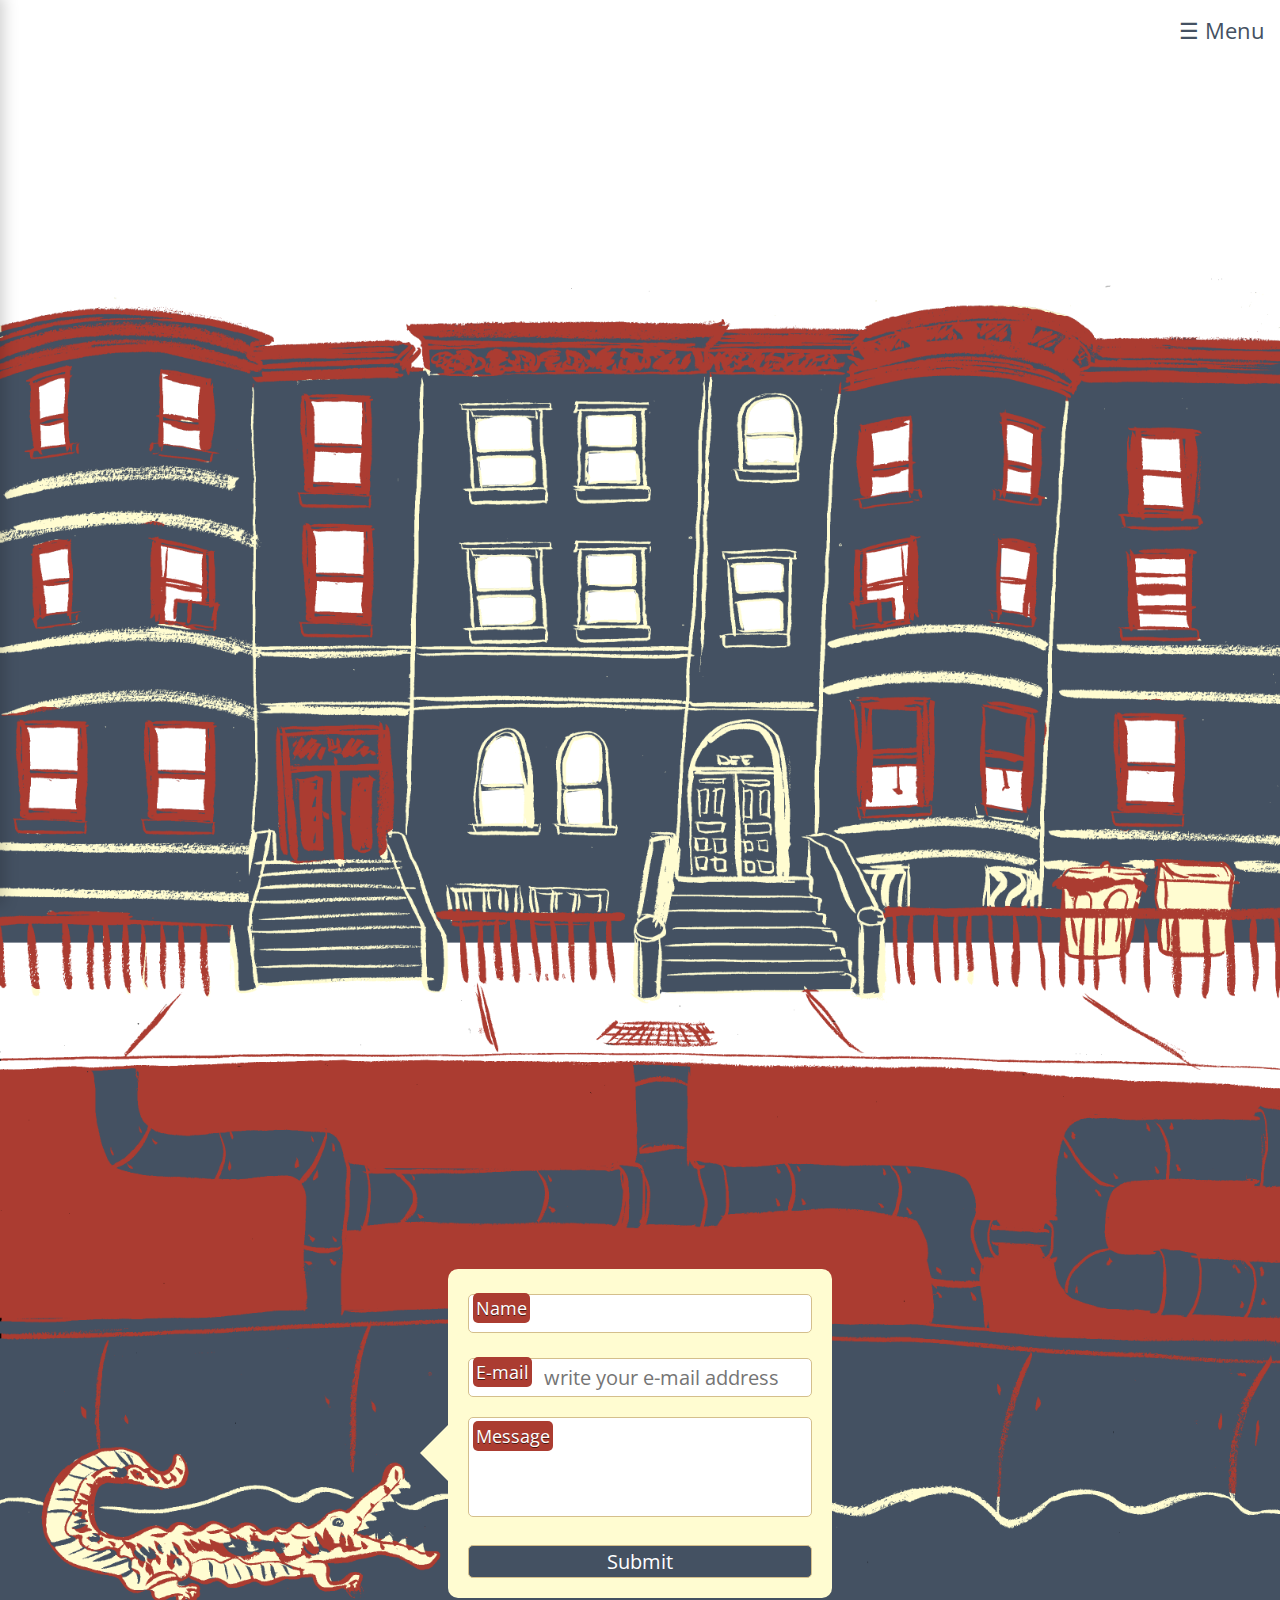
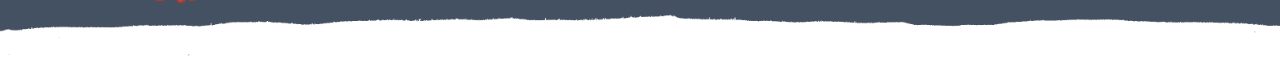
<file: index.html>
<!doctype html>
<html lang="en">
<head>
	<meta charset="UTF-8">
	<title>Kate Dee</title>
	<link rel="shortcut icon" href="img/katedee.ico">
	<link rel="stylesheet" href="style.css">
	<link href='http://fonts.googleapis.com/css?family=Lily+Script+One|Open+Sans' rel='stylesheet' type='text/css'>
</head>
<body>
	<!--Struggled with properly layering/z-indexing my CSS animation. Need help!-->
	<input type="checkbox" id="toggle" name="toggle">
	<div class="sidebar">
		<h1>Kate Dee</h1>
		<ul>
			<li><a href="index.html">Home</a></li>
			<li><a href="comicsillustration.html">Comics &#38; Illustration</a></li>
			<li><a href="#">Web Development</a></li>
			<li><a href="about.html">About</a></li>
			<li><a href="index.html#contact">Contact</a></li>
		</ul>
	</div><!--sidebar-->
	<div class="wrapper clearfix">
		<label for="toggle">☰ Menu</label>
		<!--DROPDOWN
		<div class="header">
			<ul>
						<li><a href="index.html">Home</a>
							<ul>
								<li><a href="index.html#contact">Contact</a></li>
							</ul>
						</li>
						<li><a href="comicsillustration.html">Comics &#38; Illo</a>
							<ul>
								<li><a href="#">Comics</a></li>
								<li><a href="#">Illustration</a></li>
								<li><a href="#">Other</a></li>
							</ul>
						</li>
						<li><a href="webDev.html">Web Dev</a></li>
						<li><a href="about.html">About</a></li>
					</ul>
				</div> END OF DROPDOWN-->
				<div class="fashion"><img src="img/brownstone.png" class="fashion"></div>
				<div class="hits">
					<a href="comicsillustration.html"><div class="comics toolTip">
						<div class="window1 window"></div>
						<div class="window2 window"></div>
						<div class="window3 window"></div>
						<div class="window4 window"></div>
					</div></a><!--comics-->
					<a href="#"><div class="webDev toolTip">
						<div class="window5 window"></div>
						<div class="window6 window"></div>
						<div class="window7 window"></div>
						<div class="window8 window"></div>
					</div></a><!--webDev-->
					<a href="about.html"><div class="about toolTip">
						<div class="window9 window"></div>
						<div class="window10 window"></div>
						<div class="window11 window"></div>
					</div></a><!--about-->
				</div><!---hits-->
				<div class="footer">
					<div class="contact">
						<a name="contact"><form action="#">
							<div class="yourName">
								<label for="name">Name</label>
								<input type="text">
							</div>
							<div class="mail">
								<label for="mail">E-mail</label>
								<input type="email" placeholder="write your e-mail address">
							</div>
							<div class="message">
								<label for="message">Message</label>
								<textarea></textarea>
							</div>
							<input type="submit" value="Submit">
						</form></a>
					</div><!--contact bubble-->
				</div>
			</div><!--wrapper-->

		</body>
		</html>
</file>
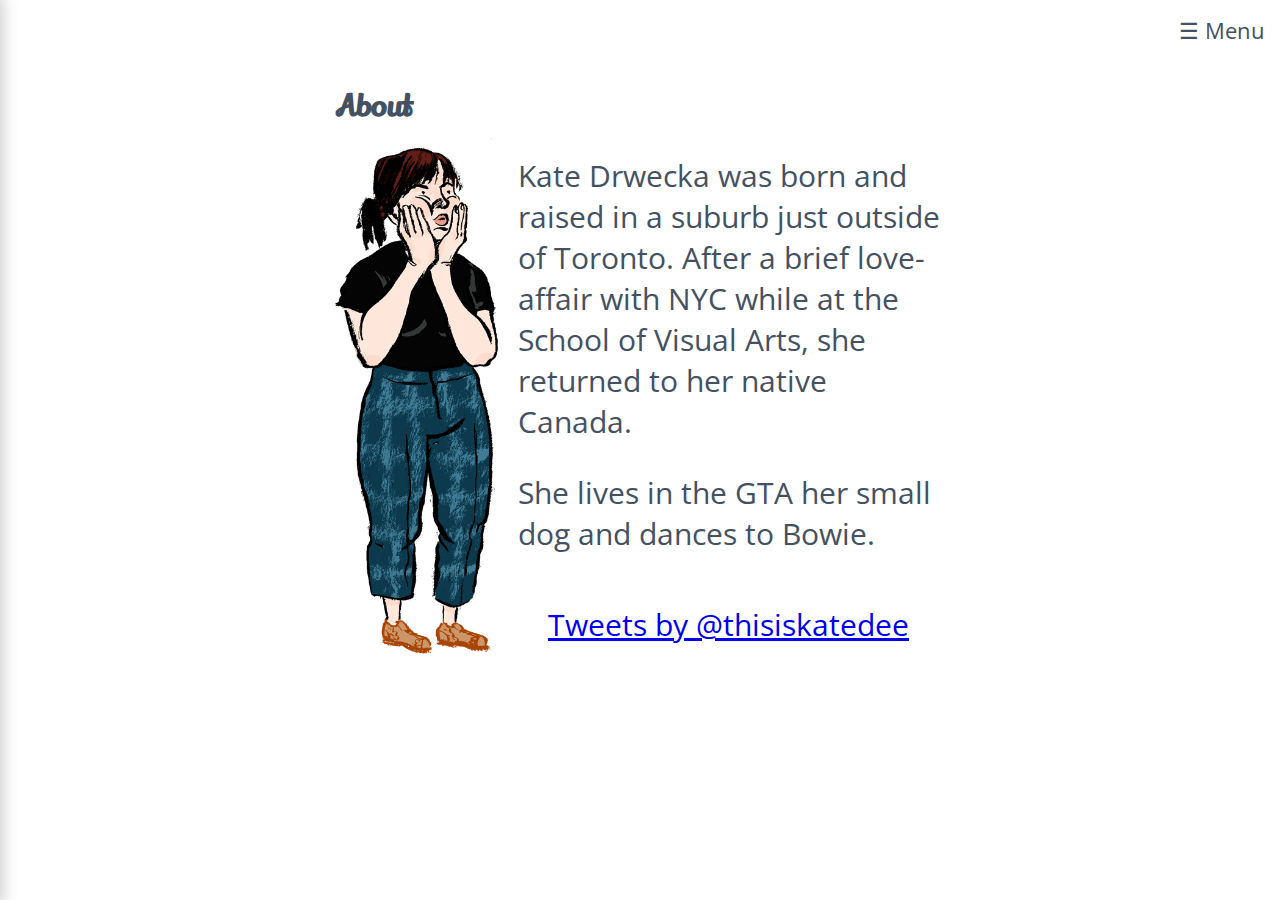
<file: about.html>
<!doctype html>
<html lang="en">
<head>
	<meta charset="UTF-8">
	<title>Kate Dee</title>
	<link rel="shortcut icon" href="img/katedee.ico">
	<link rel="stylesheet" href="style.css">
	<link href='http://fonts.googleapis.com/css?family=Lily+Script+One|Open+Sans' rel='stylesheet' type='text/css'>
</head>
<body>
	<input type="checkbox" id="toggle" name="toggle">
	<div class="sidebar">
		<h1>Kate Dee</h1>
		<ul>
			<li><a href="index.html">Home</a></li>
			<li><a href="comicsillustration.html">Comics &#38; Illustration</a></li>
			<li><a href="webDev.html">Web Development</a></li>
			<li><a href="about.html">About</a></li>
			<li><a href="index.html#contact">Contact</a></li>
		</ul>
	</div><!--sidebar-->
	<div class="wrapper clearfix">
		<label for="toggle" class="comicsToggle">☰ Menu</label>
		<div class="aboutKate clearfix">
			<h1>About</h1>
			<img src="img/me.png" class="meDrawing">
			<p>Kate Drwecka was born and raised in a suburb just outside of Toronto. After a brief love-affair with NYC while at the School of Visual Arts, she returned to her native Canada.</p>
			<p>She lives in the GTA her small dog and dances to Bowie.</p>
			<div class="twitter">
				<a class="twitter-timeline" href="https://twitter.com/thisiskatedee" data-widget-id="432687722319208449">Tweets by @thisiskatedee</a>
				<script>!function(d,s,id){var js,fjs=d.getElementsByTagName(s)[0],p=/^http:/.test(d.location)?'http':'https';if(!d.getElementById(id)){js=d.createElement(s);js.id=id;js.src=p+"://platform.twitter.com/widgets.js";fjs.parentNode.insertBefore(js,fjs);}}(document,"script","twitter-wjs");</script>
			</div><!--twitter-->
		</div><!--info-->
	</div><!--wrapper-->	
</body>
</html>
</file>
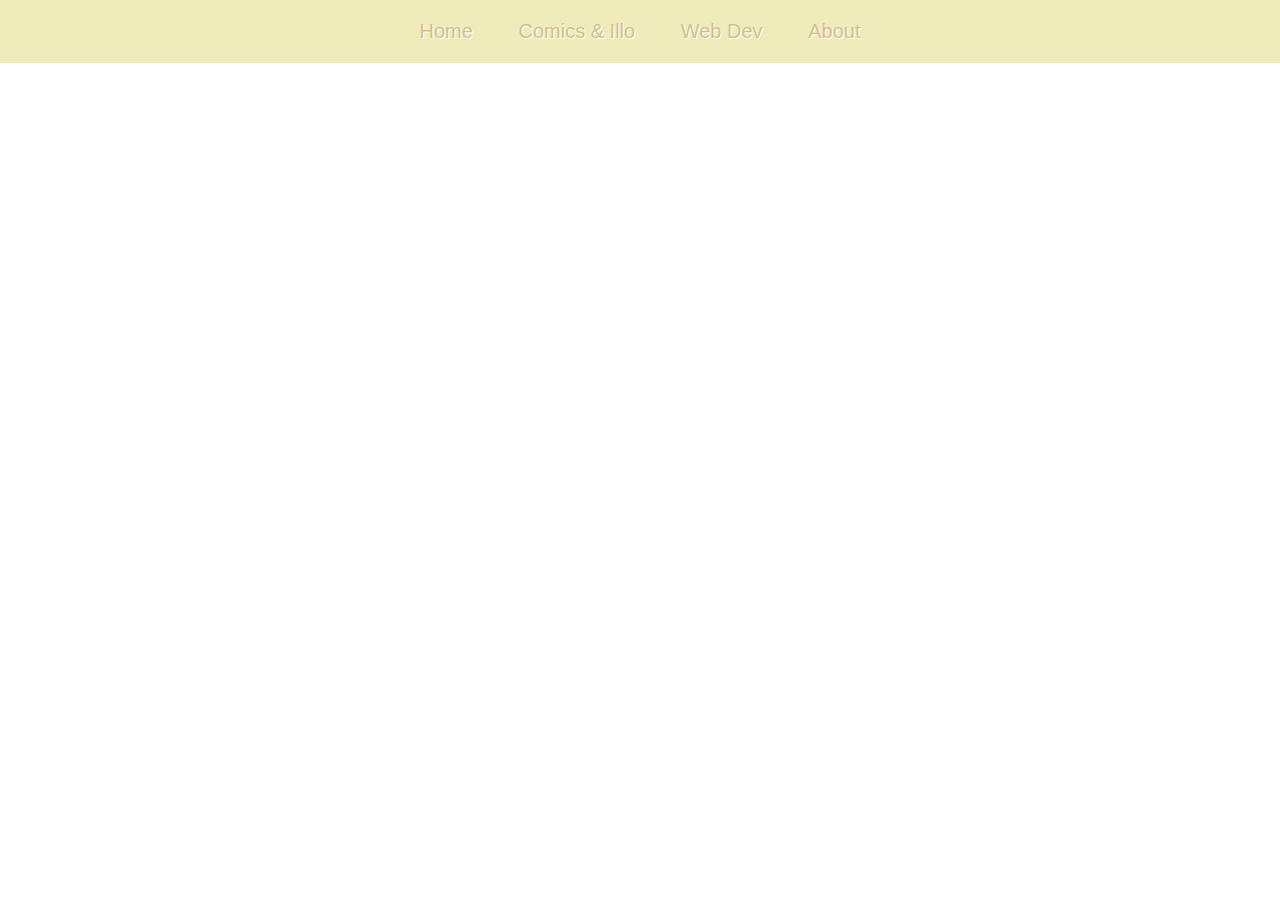
<file: dropdown.html>
<!doctype html>
<html lang="en">
<head>
	<meta charset="UTF-8">
	<title>Dropdown</title>
</head>
<body>
<ul>
			<li><a href="index.html">Home</a>
				<ul>
					<li><a href="index.html#contact">Contact</a></li>
				</ul>
			</li>
			<li><a href="comicsillustration.html">Comics &#38; Illo</a>
				<ul>
					<li><a href="#">Comics</a></li>
					<li><a href="#">Illustration</a></li>
					<li><a href="#">Other</a></li>
				</ul>
			</li>
			<li><a href="webDev.html">Web Dev</a></li>
			<li><a href="about.html">About</a></li>
		</ul>


		<style type="text/css">

		.clearfix:after {
		   content: " ";
		   visibility: hidden;
		   display: block;
		   height: 0;
		   clear: both;
		}

		*, *:before, *:after {
		  -moz-box-sizing: border-box; -webkit-box-sizing: border-box; box-sizing: border-box;
		 }

		 article,aside,details,figcaption,figure,footer,header,hgroup,nav,section,summary{display:block;}audio,canvas,video{display:inline-block;}audio:not([controls]){display:none;height:0;}[hidden]{display:none;}html{font-family:sans-serif;-webkit-text-size-adjust:100%;-ms-text-size-adjust:100%;}a:focus{outline:thin dotted;}a:active,a:hover{outline:0;}h1{font-size:2em;}abbr[title]{border-bottom:1px dotted;}b,strong{font-weight:700;}dfn{font-style:italic;}mark{background:#ff0;color:#000;}code,kbd,pre,samp{font-family:monospace, serif;font-size:1em;}pre{white-space:pre-wrap;word-wrap:break-word;}q{quotes:\201C \201D \2018 \2019;}small{font-size:80%;}sub,sup{font-size:75%;line-height:0;position:relative;vertical-align:baseline;}sup{top:-.5em;}sub{bottom:-.25em;}img{border:0;}svg:not(:root){overflow:hidden;}fieldset{border:1px solid silver;margin:0 2px;padding:.35em .625em .75em;}button,input,select,textarea{font-family:inherit;font-size:100%;margin:0;}button,input{line-height:normal;}button,html input[type=button],/* 1 */
		 input[type=reset],input[type=submit]{-webkit-appearance:button;cursor:pointer;}button[disabled],input[disabled]{cursor:default;}input[type=checkbox],input[type=radio]{box-sizing:border-box;padding:0;}input[type=search]{-webkit-appearance:textfield;-moz-box-sizing:content-box;-webkit-box-sizing:content-box;box-sizing:content-box;}input[type=search]::-webkit-search-cancel-button,input[type=search]::-webkit-search-decoration{-webkit-appearance:none;}textarea{overflow:auto;vertical-align:top;}table{border-collapse:collapse;border-spacing:0;}body,figure{margin:0;}legend,button::-moz-focus-inner,input::-moz-focus-inner{border:0;padding:0;}
		ul {
			background: #efebbb;
			margin: 0;
			padding: 0;
			text-align:center;
			font-size:20px;
		}

			ul li {
				display:inline;
				position: relative;
				padding: 0;
				margin: 0;
			}

			ul li:hover ul {
				display: block;
			}

			ul li a:hover {
				background: #B3B197;
				color: white;
				text-shadow: none;
			}

		ul li a {
			text-decoration:none;
			color: #d4bf8c;
			padding: 20px;
			margin: 0;
			display: inline-block;
			text-shadow: 1px 1px 0 white;
		}

		ul li ul {
			display: none;
			position: absolute;
			top: 43px;
			padding: 0;
		}

		ul li ul li {
			list-style-type: none;
		}	

		ul li ul li a {
			width: 100%;
		}

</body>
</html>
</file>
<file: style.css>
.clearfix:after {
	content: " ";
	visibility: hidden;
	display: block;
	height: 0;
	clear: both;
}

*, *:before, *:after {
	-moz-box-sizing: border-box; -webkit-box-sizing: border-box; box-sizing: border-box;
}

article,aside,details,figcaption,figure,footer,header,hgroup,nav,section,summary{display:block;}audio,canvas,video{display:inline-block;}audio:not([controls]){display:none;height:0;}[hidden]{display:none;}html{font-family:sans-serif;-webkit-text-size-adjust:100%;-ms-text-size-adjust:100%;}a:focus{outline:thin dotted;}a:active,a:hover{outline:0;}h1{font-size:2em;}abbr[title]{border-bottom:1px dotted;}b,strong{font-weight:700;}dfn{font-style:italic;}mark{background:#ff0;color:#000;}code,kbd,pre,samp{font-family:monospace, serif;font-size:1em;}pre{white-space:pre-wrap;word-wrap:break-word;}q{quotes:\201C \201D \2018 \2019;}small{font-size:80%;}sub,sup{font-size:75%;line-height:0;position:relative;vertical-align:baseline;}sup{top:-.5em;}sub{bottom:-.25em;}img{border:0;}svg:not(:root){overflow:hidden;}fieldset{border:1px solid silver;margin:0 2px;padding:.35em .625em .75em;}button,input,select,textarea{font-family:inherit;font-size:100%;margin:0;}button,input{line-height:normal;}button,html input[type=button],/* 1 */
input[type=reset],input[type=submit]{-webkit-appearance:button;cursor:pointer;}button[disabled],input[disabled]{cursor:default;}input[type=checkbox],input[type=radio]{box-sizing:border-box;padding:0;}input[type=search]{-webkit-appearance:textfield;-moz-box-sizing:content-box;-webkit-box-sizing:content-box;box-sizing:content-box;}input[type=search]::-webkit-search-cancel-button,input[type=search]::-webkit-search-decoration{-webkit-appearance:none;}textarea{overflow:auto;vertical-align:top;}table{border-collapse:collapse;border-spacing:0;}body,figure{margin:0;}legend,button::-moz-focus-inner,input::-moz-focus-inner{border:0;padding:0;}

body {
	font-family: 'Open Sans',sans-serif;
/*	background-image: url('img/ricepaper.png');*/
	font-size: 30px;
	position: relative;
	color: #445162;
}

.wrapper {
	width: 100%;
	-webkit-transition: all 0.75s;
}

.hits {
	width: 100%;
	height:43%;
	top: 20.7%;
	position: absolute;
	z-index: 3;
	visibility: none;
}

.toolTip {
	height:100%;
	position: relative;
	float: left;
	visibility: none;
}

.comics {
	width:33.33%;
}

.webDev {
	width:32.33%;
}

.about {
	width: 34.33%;
}

.window {
	height:11%;
	width:11%;
	position: absolute;
	z-index: 1;
	opacity:0;
	transition:opacity 1s linear;
}

.window1{
	left: 73.5%;
	top: 7.7%;
}

.window2{
	left: 74%;
	top: 26.2%;
}

.window3{
	left: 7%;
	top:53.5%;
}

.window4{
	left: 37%;
	top:53.5%;
}

.window5{
	left: 39%;
	top:9.5%;
	height: 9.5%;
}

.window6{
	left: 13%;
	top:9.5%;
	height: 10%;
	width: 12%;
}

.window7{
	left: 13%;
	top:29.5%;
	height: 10%;
	width: 12%;
}

.window8{
	left: 39%;
	top:29.5%;
	height: 9.5%;
}

.window9{
	right: 22.5%;
	top:13%;
	height: 9.5%;
	width: 8.5%;
}

.window10{
	left: 7%;
	top:51%;
	height: 13%;
	width: 10%;
}

.window11{
	right: 21.5%;
	top: 30%;
	height: 9.5%;
}

.sidebar {
	width: 20%;
	background: #fff;
	position: fixed;
	top: 0;
	bottom: 0;
	box-shadow: -2px 0px 15px 5px rgba(0,0,0,0.2);
	z-index: 1000;
	left: -20%;
	-webkit-transition: all 0.75s;
}

.sidebar h1 {
	text-align: center;
	font-family: 'Lily Script One',serif;
	font-size: 45px;
}

.sidebar ul {
	margin: 0;
	padding: 0;

}

.sidebar ul li {
	list-style-type: none;
}

.sidebar ul li a {
	text-decoration: none;
	border-bottom: 2px solid rgba(0,0,0,0.1);
	display: block;
	font-size: 20px;
	padding: 20px;
	color: #445162;
}

.sidebar ul li a:hover {
	text-shadow: 0px 1px 0 rgba(0,0,0,0.6);
}

input[type=checkbox]:checked ~ div.sidebar {
	left: 0;
} 

input[type=checkbox]:checked ~ .wrapper {
	position: relative;
	z-index:100;
}

label[for="toggle"] {
	float: right;
	font-size: 22px;
	padding: 15px;
}

label[for="toggle"]:hover {
	cursor:pointer;
}

input[type="checkbox"] {
	display: none;
}

img.fashion {
	width:100%;
	position: relative;
	z-index:1;
}

.footer {
	width:100%;
	position: absolute;
	bottom: 0;
	z-index:100;
}

.contact {
	width: 30%;
	margin: 0 auto;
}


.comics:hover .window,.webDev:hover .window,.about:hover .window {
	background: #FFED24;
	opacity:0.5;
	-webkit-animation-name: glow;
	-webkit-animation-duration: 3.5s;
	-webkit-animation-iteration-count: infinite;
	animation-timing-function: ease-out;
}

@-webkit-keyframes glow {
	from {-webkit-box-shadow: 0 0 10px #FFED24; }
	50% {-webkit-box-shadow: 0 0 166px #E8D500; }
	to {-webkit-box-shadow: 0 0 10px #FFED24; }
}

/*FORM STYLING*/
form {
	width:100%;
	padding:20px;
	margin:0px auto;
	background: #fffcd1;
	border-radius: 10px;
	top: -70px;
	position: relative;
}

form:before {
	content: ' ';
	position: absolute;
	width: 0;
	height: 0;
	bottom: 35%;
	left: -58px;
	border: 30px solid;
	border-color:transparent #fffcd1 transparent transparent;
}

.yourName,.mail,.message {
	position: relative;
}

input[type="text"],[type="email"],[type="submit"], textarea{
	font-size: 20px;
	width:100%;
	margin:0  0 20px 0;
	outline:0;
	padding: 5px;
	border-radius: 5px;
	border: 1px solid #d4bf8c;

}

input[type="text"]:hover,[type="email"]:hover,textarea:hover {
	border: 1px solid #ab3c31 ;
}

input[type="text"]:focus,[type="email"]:focus,textarea:focus {
	border-color: #ab3c31;
	box-shadow: 0 0 10px #ab3c31;
}

input[type="email"] {
	padding-left:75px;
}

input[type="submit"] {
	padding: 2px;
	margin: 0;
	background: #445162;
	color: white;
}

input[type="submit"]:hover {
	border-color: #445162;
	box-shadow: 0 0 10px #445162;
}

input[type="submit"]:active {
	margin-top: 1px;
	opacity:0.75;
}

textarea {
	resize:none;
	height: 100px;
}

label[for="name"],[for="mail"],[for="message"] {
	font-size: 18px;
	text-shadow: 0px 1px 0 rgba(0,0,0,0.6);
	color: white;
	padding: 3px;
	top: 4px;
	left: 5px;
	position: absolute;
	border-radius: 5px;
	z-index:2;
	background:#ab3c31;
}
/*END OF FORM STYLE*/


/*Additional comics page styles*/
.comicswrapper {
	width: 100%;
}

div.thumbnails {
	width:60%;
	margin: 0 auto;
	padding-top: 2%;
	position: relative;
	left: 0;
	-webkit-transition: all 0.75s;
}

.thumb {
	float: left;
	padding: 1%;
	width: 33.33%;
}

.thumb img {
	opacity:0.8;
	max-width:100%;
	box-shadow: 0 0 5px #445162;
}

.thumb img:hover
{
	opacity:1.0;
}

input[type=checkbox]:checked ~ .comicswrapper .thumbnails {
	left: 5%;
}

h1 {
	font-family: 'Lily Script One',sans-serif;
}

.thumb h2{
	padding: 0;
}

.writeUp {
	width: 33.33%;
	background: #fff;
	margin-top: 8px;
	padding-bottom: 4.7%;
	box-shadow: 0 0 5px #445162;
}

.writeUp h2{
	padding: 0;
	margin: 0;
}
/*end of comics*/

/*about page*/
.aboutKate {
	width: 50%;
	margin: 110px auto;
	background: #fff;
	padding: 15px;
	border-radius: 10px;
	position: relative;
}

.aboutKate h1 {
	position: absolute;
	top: -45px;
	font-size: 30px;
}

img.meDrawing {
	width:30%;
	display: block;
	float: left;
}

label[for="toggle"].comicsToggle {
	position: absolute;
	top: -110px;
	right: 0;
}

.twitter {
	width: 60%;
	float: left;
	margin-left: 30px;
	margin-top: 20px;
}

/*end of about*/

/* DROPDOWN

ul {
	background: #efebbb;
	margin: 0;
	padding: 0;
	text-align:center;
	font-size:20px;
}

	ul li {
		display:inline;
		position: relative;
		padding: 0;
		margin: 0;
	}

	ul li:hover ul {
		display: block;
	}

	ul li a:hover {
		background: #B3B197;
		color: white;
		text-shadow: none;
	}

ul li a {
	text-decoration:none;
	color: #d4bf8c;
	padding: 20px;
	margin: 0;
	display: inline-block;
	text-shadow: 1px 1px 0 white;
}

ul li ul {
	display: none;
	position: absolute;
	top: 43px;
	padding: 0;
}

ul li ul li {
	list-style-type: none;
}	

ul li ul li a {
	width: 100%;
}
*/

/*
Colours for reference
fffcd1 (cream)
445162 (blue)
ab3c31 (red)
*/
</file>
